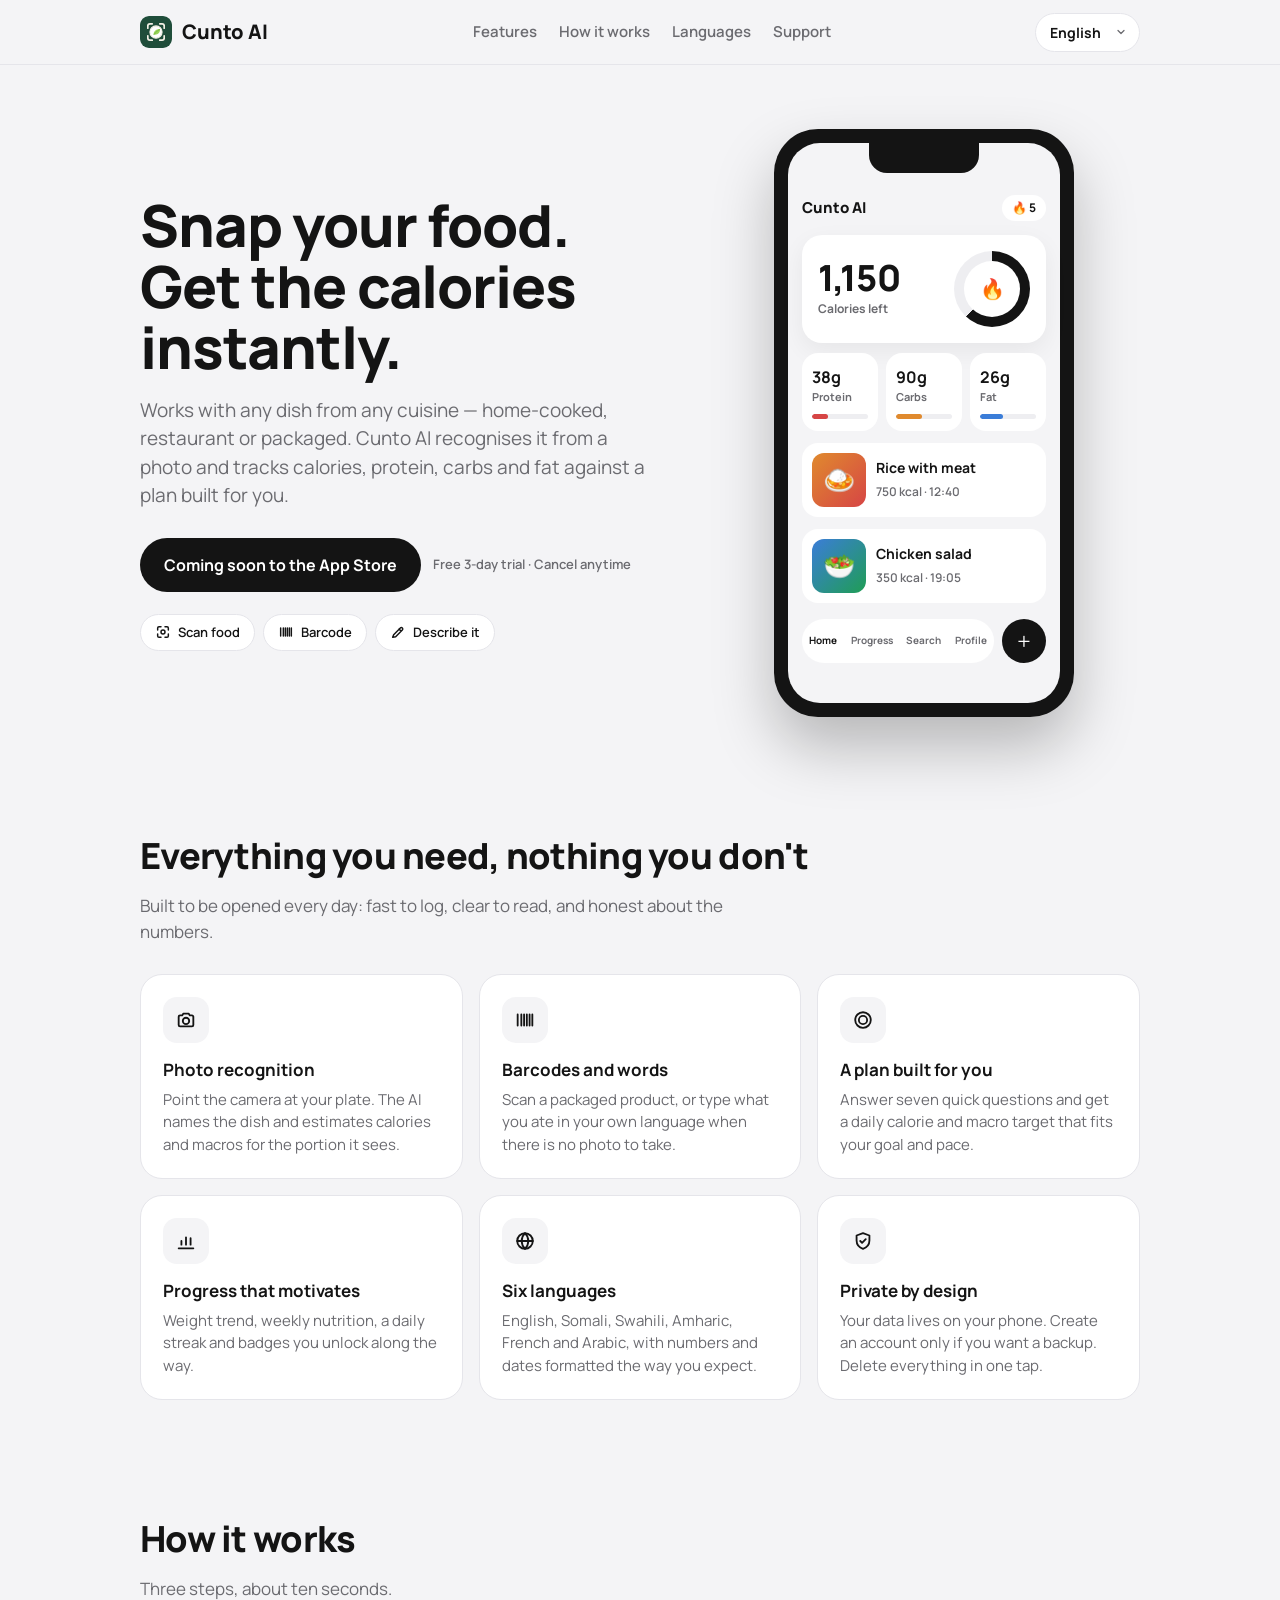
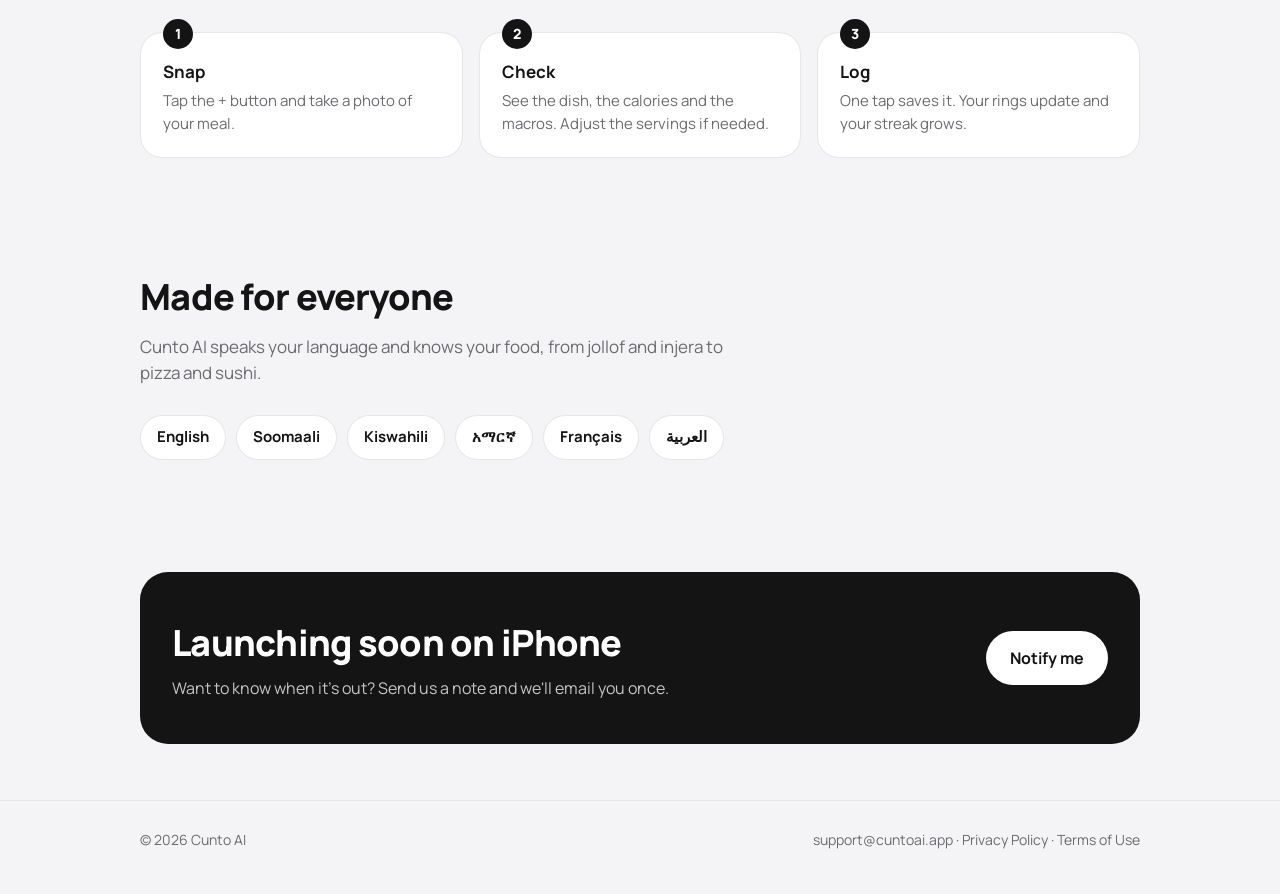
<file: index.html>
<!doctype html>
<html lang="en">
<head>
<meta charset="utf-8">
<meta name="viewport" content="width=device-width, initial-scale=1">
<title>Cunto AI – Snap your food, get the calories</title>
<meta name="description" content="Cunto AI recognises any dish from a photo, a barcode or a few words, and tracks calories, protein, carbs and fat against a plan built for you. In English, Somali, Swahili, Amharic, French and Arabic.">
<meta property="og:title" content="Cunto AI – Snap your food, get the calories">
<meta property="og:description" content="Photo calorie tracking for any dish from any cuisine. Six languages.">
<meta property="og:url" content="https://cuntoai.app/">
<meta name="theme-color" content="#1F4D3A">
<link rel="icon" href="favicon.svg" type="image/svg+xml">
<link rel="preconnect" href="https://fonts.googleapis.com"><link rel="preconnect" href="https://fonts.gstatic.com" crossorigin>
<link href="https://fonts.googleapis.com/css2?family=Manrope:wght@500;600;700;800&display=swap" rel="stylesheet">
<link rel="stylesheet" href="site.css">
</head>
<body>
<header><div class="wrap nav">
  <a class="brand" href="/"><img src="favicon.svg" alt=""> Cunto AI</a>
  <nav class="navlinks"><a href="#features" data-i="navFeatures">Features</a><a href="#how" data-i="navHow">How it works</a><a href="#languages" data-i="navLang">Languages</a><a href="mailto:support@cuntoai.app" data-i="navSupport">Support</a></nav>
  <select class="lang" id="lang" aria-label="Language">
    <option value="en">English</option><option value="so">Somali</option><option value="sw">Swahili</option><option value="am">Amharic</option><option value="fr">French</option><option value="ar">Arabic</option>
  </select>
</div></header>

<main class="wrap">
  <section class="hero">
    <div>
      <h1 data-i="headline">Snap your food. Get the calories instantly.</h1>
      <p class="lead" data-i="sub">Works with any dish from any cuisine — home-cooked, restaurant or packaged. Cunto AI recognises it from a photo and tracks calories, protein, carbs and fat against a plan built for you.</p>
      <div class="cta">
        <a class="btn" href="#notify" data-i="cta">Coming soon to the App Store</a>
        <span class="soon" data-i="trust">Free 3-day trial · Cancel anytime</span>
      </div>
      <div class="ways">
        <span class="way"><svg viewBox="0 0 24 24" fill="none" stroke="currentColor" stroke-width="2.2" stroke-linecap="round" stroke-linejoin="round"><path d="M4 9V6a2 2 0 012-2h3M15 4h3a2 2 0 012 2v3M20 15v3a2 2 0 01-2 2h-3M9 20H6a2 2 0 01-2-2v-3"/><circle cx="12" cy="12" r="3"/></svg><span data-i="wayScan">Scan food</span></span>
        <span class="way"><svg viewBox="0 0 24 24" fill="none" stroke="currentColor" stroke-width="2.2" stroke-linecap="round"><path d="M4 6v12M8 6v12M11 6v12M14 6v12M17 6v12M20 6v12"/></svg><span data-i="wayBarcode">Barcode</span></span>
        <span class="way"><svg viewBox="0 0 24 24" fill="none" stroke="currentColor" stroke-width="2.2" stroke-linecap="round" stroke-linejoin="round"><path d="M4 20l4.5-1 10-10a2.1 2.1 0 00-3-3l-10 10L4 20zM13.5 7.5l3 3"/></svg><span data-i="wayDescribe">Describe it</span></span>
      </div>
    </div>
    <div class="phone" aria-hidden="true"><div class="screen">
      <div class="s-top"><span>Cunto AI</span><span class="streak">🔥 5</span></div>
      <div class="s-card"><div><div class="s-num">1,150</div><div class="s-lab" data-i="mockLeft">Calories left</div></div><div class="ring"><i>🔥</i></div></div>
      <div class="s-macros">
        <div class="s-macro"><b>38g</b><span data-i="mockProtein">Protein</span><div class="bar"><span style="width:28%;background:#D64545"></span></div></div>
        <div class="s-macro"><b>90g</b><span data-i="mockCarbs">Carbs</span><div class="bar"><span style="width:47%;background:#E08A2E"></span></div></div>
        <div class="s-macro"><b>26g</b><span data-i="mockFat">Fat</span><div class="bar"><span style="width:41%;background:#3B7DD8"></span></div></div>
      </div>
      <div class="s-meal"><div class="pic">🍛</div><div><b data-i="mockMeal">Rice with meat</b><small>750 kcal · 12:40</small></div></div>
      <div class="s-meal"><div class="pic" style="background:linear-gradient(135deg,#3B7DD8,#1F9D55)">🥗</div><div><b data-i="mockMeal2">Chicken salad</b><small>350 kcal · 19:05</small></div></div>
      <div class="s-tab"><div class="pill"><span data-i="mockHome">Home</span><span data-i="mockProgress">Progress</span><span data-i="mockSearch">Search</span><span data-i="mockProfile">Profile</span></div><div class="fab">+</div></div>
    </div></div>
  </section>

  <section id="features">
    <h2 data-i="fTitle">Everything you need, nothing you don't</h2>
    <p class="sub" data-i="fSub">Built to be opened every day: fast to log, clear to read, and honest about the numbers.</p>
    <div class="grid">
      <div class="card"><div class="ic"><svg viewBox="0 0 24 24" fill="none" stroke="currentColor" stroke-width="2" stroke-linecap="round" stroke-linejoin="round"><path d="M4 8.5A1.5 1.5 0 015.5 7h2.3l1.4-2h5.6l1.4 2h2.3A1.5 1.5 0 0120 8.5v9a1.5 1.5 0 01-1.5 1.5h-13A1.5 1.5 0 014 17.5z"/><circle cx="12" cy="13" r="3.5"/></svg></div><h3 data-i="f1">Photo recognition</h3><p data-i="f1b">Point the camera at your plate. The AI names the dish and estimates calories and macros for the portion it sees.</p></div>
      <div class="card"><div class="ic"><svg viewBox="0 0 24 24" fill="none" stroke="currentColor" stroke-width="2" stroke-linecap="round"><path d="M4 6v12M8 6v12M11 6v12M14 6v12M17 6v12M20 6v12"/></svg></div><h3 data-i="f2">Barcodes and words</h3><p data-i="f2b">Scan a packaged product, or type what you ate in your own language when there is no photo to take.</p></div>
      <div class="card"><div class="ic"><svg viewBox="0 0 24 24" fill="none" stroke="currentColor" stroke-width="2" stroke-linecap="round" stroke-linejoin="round"><circle cx="12" cy="12" r="8.5"/><circle cx="12" cy="12" r="4.5"/></svg></div><h3 data-i="f3">A plan built for you</h3><p data-i="f3b">Answer seven quick questions and get a daily calorie and macro target that fits your goal and pace.</p></div>
      <div class="card"><div class="ic"><svg viewBox="0 0 24 24" fill="none" stroke="currentColor" stroke-width="2" stroke-linecap="round" stroke-linejoin="round"><path d="M4 20h16M7 16v-4M12 16V8M17 16v-7"/></svg></div><h3 data-i="f4">Progress that motivates</h3><p data-i="f4b">Weight trend, weekly nutrition, a daily streak and badges you unlock along the way.</p></div>
      <div class="card"><div class="ic"><svg viewBox="0 0 24 24" fill="none" stroke="currentColor" stroke-width="2" stroke-linecap="round" stroke-linejoin="round"><circle cx="12" cy="12" r="8.5"/><path d="M3.5 12h17M12 3.5c2.6 2.6 3.6 5.4 3.6 8.5S14.6 17.9 12 20.5M12 3.5C9.4 6.1 8.4 8.9 8.4 12s1 5.9 3.6 8.5"/></svg></div><h3 data-i="f5">Six languages</h3><p data-i="f5b">English, Somali, Swahili, Amharic, French and Arabic, with numbers and dates formatted the way you expect.</p></div>
      <div class="card"><div class="ic"><svg viewBox="0 0 24 24" fill="none" stroke="currentColor" stroke-width="2" stroke-linecap="round" stroke-linejoin="round"><path d="M12 3.5l7 2.5v5.5c0 4.3-2.9 7.6-7 9-4.1-1.4-7-4.7-7-9V6l7-2.5zM9 12l2 2 4-4"/></svg></div><h3 data-i="f6">Private by design</h3><p data-i="f6b">Your data lives on your phone. Create an account only if you want a backup. Delete everything in one tap.</p></div>
    </div>
  </section>

  <section id="how">
    <h2 data-i="hTitle">How it works</h2>
    <p class="sub" data-i="hSub">Three steps, about ten seconds.</p>
    <div class="grid steps">
      <div class="card"><h3 data-i="h1">Snap</h3><p data-i="h1b">Tap the + button and take a photo of your meal.</p></div>
      <div class="card"><h3 data-i="h2">Check</h3><p data-i="h2b">See the dish, the calories and the macros. Adjust the servings if needed.</p></div>
      <div class="card"><h3 data-i="h3">Log</h3><p data-i="h3b">One tap saves it. Your rings update and your streak grows.</p></div>
    </div>
  </section>

  <section id="languages">
    <h2 data-i="lTitle">Made for everyone</h2>
    <p class="sub" data-i="lSub">Cunto AI speaks your language and knows your food, from jollof and injera to pizza and sushi.</p>
    <div class="langs"><span>English</span><span>Soomaali</span><span>Kiswahili</span><span>አማርኛ</span><span>Français</span><span>العربية</span></div>
  </section>

  <section id="notify">
    <div class="band">
      <div><h2 data-i="bTitle">Launching soon on iPhone</h2><p data-i="bSub">Want to know when it's out? Send us a note and we'll email you once.</p></div>
      <a class="btn" href="mailto:support@cuntoai.app?subject=Tell%20me%20when%20Cunto%20AI%20launches" data-i="bCta">Notify me</a>
    </div>
  </section>
</main>

<footer><div class="wrap">
  <span>© <span id="year"></span> Cunto AI</span>
  <span><a href="mailto:support@cuntoai.app">support@cuntoai.app</a> · <a href="privacy.html" data-i="privacy">Privacy Policy</a> · <a href="terms.html" data-i="terms">Terms of Use</a></span>
</div></footer>

<script>
document.getElementById('year').textContent = new Date().getFullYear();
const T = {
  en: {},
  so: { navFeatures:'Waxyaabaha', navHow:'Sida uu u shaqeeyo', navLang:'Luqadaha', navSupport:'Taageero', headline:'Sawir cuntadaada. Kaloorida isla markiiba hel.', sub:'Wuxuu ku shaqeeyaa cunto kasta oo dhaqan kasta ah — guriga lagu kariyay, makhaayad ama la baakadeeyay. Cunto AI sawir ayuu ku aqoonsadaa, wuxuuna la socdaa kaloorida, borotiinka, karbada iyo dufanka iyadoo loo eegayo qorshe adiga laguu sameeyay.', cta:'Dhowaan App Store-ka', trust:'3 maalmood oo bilaash ah · Jooji waqti kasta', wayScan:'Sawir cuntada', wayBarcode:'Baarkoodh', wayDescribe:'Qor waxaad cuntay', mockLeft:'Kaloori haray', mockProtein:'Borotiin', mockCarbs:'Karbo', mockFat:'Dufan', mockMeal:'Bariis iyo hilib', mockMeal2:'Saladh digaag', mockHome:'Hoyga', mockProgress:'Horumar', mockSearch:'Raadi', mockProfile:'Aniga', fTitle:'Wax kasta oo aad u baahan tahay, waxba kuma darna', fSub:'Waxaa loo dhisay in maalin kasta la furo: qorid dhakhso ah, akhris cad, iyo tirooyin daacad ah.', f1:'Aqoonsi sawir', f1b:'Kamarada saxankaaga ku jeedi. AI-gu wuxuu magacaabaa cuntada, wuxuuna qiyaasaa kaloorida iyo nafaqada qaddarka uu arko.', f2:'Baarkoodh iyo qoraal', f2b:'Sawir alaab baakad ah, ama luqaddaada ku qor waxaad cuntay marka aan sawir la qaadi karin.', f3:'Qorshe adiga laguu sameeyay', f3b:'Ka jawaab toddoba su’aalood oo dhakhso ah, oo hel hadaf kaloori iyo nafaqo maalinle ah oo ku habboon hadafkaaga.', f4:'Horumar ku dhiirrigeliya', f4b:'Isbeddelka miisaanka, nafaqada toddobaadlaha ah, maalmo isku xiga iyo calaamado aad hesho.', f5:'Lix luqadood', f5b:'Ingiriis, Soomaali, Sawaaxili, Amxaari, Faransiis iyo Carabi, tirooyinka iyo taariikhaha sidaad u filayso.', f6:'Asturnaan asal ah', f6b:'Xogtaadu taleefankaaga ayay ku jirtaa. Akoon samee oo keliya haddii aad rabto kayd. Hal riix ku tirtir wax walba.', hTitle:'Sida uu u shaqeeyo', hSub:'Saddex tallaabo, qiyaastii toban ilbiriqsi.', h1:'Sawir', h1b:'Riix badhanka + oo sawir cuntadaada.', h2:'Hubi', h2b:'Arag cuntada, kaloorida iyo nafaqada. Qaddarka beddel haddii loo baahdo.', h3:'Qor', h3b:'Hal riix ayaa kaydisa. Giraangirahaagu way cusboonaadaan, maalmahaaguna way kordhaan.', lTitle:'Qof walba loo sameeyay', lSub:'Cunto AI luqaddaada ayuu ku hadlaa, cuntadaadana wuu yaqaan, laga bilaabo jollof iyo canjeero ilaa pizza iyo sushi.', bTitle:'Dhowaan iPhone-ka', bSub:'Ma rabtaa in lagu ogeysiiyo marka la sii daayo? Noo soo dir fariin, hal mar ayaan kuu soo iimayl dirnaa.', bCta:'I ogeysii', privacy:'Siyaasadda Asturnaanta', terms:'Shuruudaha Isticmaalka' },
  sw: { navFeatures:'Vipengele', navHow:'Jinsi inavyofanya kazi', navLang:'Lugha', navSupport:'Usaidizi', headline:'Piga picha ya chakula chako. Pata kalori papo hapo.', sub:'Inafanya kazi na chakula chochote cha aina yoyote — cha nyumbani, mgahawani au kilichofungashwa. Cunto AI inakitambua kutoka kwa picha na kufuatilia kalori, protini, wanga na mafuta kulingana na mpango uliotengenezwa kwa ajili yako.', cta:'Inakuja hivi karibuni App Store', trust:'Jaribio la bure la siku 3 · Ghairi wakati wowote', wayScan:'Skani chakula', wayBarcode:'Msimbopau', wayDescribe:'Eleza', mockLeft:'Kalori zilizobaki', mockProtein:'Protini', mockCarbs:'Wanga', mockFat:'Mafuta', mockMeal:'Wali na nyama', mockMeal2:'Saladi ya kuku', mockHome:'Nyumbani', mockProgress:'Maendeleo', mockSearch:'Tafuta', mockProfile:'Wasifu', fTitle:'Kila unachohitaji, bila ziada', fSub:'Imeundwa kufunguliwa kila siku: haraka kurekodi, rahisi kusoma, na nambari za kuaminika.', f1:'Utambuzi wa picha', f1b:'Elekeza kamera kwenye sahani yako. AI inataja chakula na kukadiria kalori na virutubisho kwa kiasi inachokiona.', f2:'Misimbopau na maneno', f2b:'Skani bidhaa iliyofungashwa, au andika ulichokula kwa lugha yako wakati hakuna picha ya kupiga.', f3:'Mpango uliotengenezwa kwa ajili yako', f3b:'Jibu maswali saba mafupi upate lengo la kila siku la kalori na virutubisho linalolingana na lengo lako.', f4:'Maendeleo yanayohamasisha', f4b:'Mwenendo wa uzito, lishe ya kila wiki, mfululizo wa siku na beji unazofungua njiani.', f5:'Lugha sita', f5b:'Kiingereza, Kisomali, Kiswahili, Kiamhari, Kifaransa na Kiarabu, na nambari na tarehe zilizoandikwa jinsi unavyotarajia.', f6:'Faragha kwa muundo', f6b:'Data yako inakaa kwenye simu yako. Fungua akaunti tu ukitaka nakala rudufu. Futa kila kitu kwa mguso mmoja.', hTitle:'Jinsi inavyofanya kazi', hSub:'Hatua tatu, kama sekunde kumi.', h1:'Piga picha', h1b:'Gusa kitufe cha + na upige picha ya mlo wako.', h2:'Hakiki', h2b:'Ona chakula, kalori na virutubisho. Rekebisha kiasi ikihitajika.', h3:'Rekodi', h3b:'Mguso mmoja unahifadhi. Pete zako zinasasishwa na mfululizo wako unakua.', lTitle:'Imeundwa kwa kila mtu', lSub:'Cunto AI inazungumza lugha yako na inajua chakula chako, kuanzia jollof na injera hadi pizza na sushi.', bTitle:'Inazinduliwa hivi karibuni kwenye iPhone', bSub:'Unataka kujua itakapotoka? Tutumie ujumbe na tutakutumia barua pepe mara moja.', bCta:'Nijulishe', privacy:'Sera ya Faragha', terms:'Masharti ya Matumizi' },
  am: { navFeatures:'ባህሪያት', navHow:'እንዴት እንደሚሠራ', navLang:'ቋንቋዎች', navSupport:'ድጋፍ', headline:'ምግብዎን ፎቶ ያንሱ። ካሎሪውን ወዲያው ያግኙ።', sub:'ከማንኛውም ምግብና ከማንኛውም ባህል ጋር ይሠራል — የቤት፣ የሬስቶራንት ወይም የታሸገ። Cunto AI ከፎቶ ይለየዋል እና ካሎሪ፣ ፕሮቲን፣ ካርቦሃይድሬትና ስብን ለእርስዎ በተዘጋጀ እቅድ መሠረት ይከታተላል።', cta:'በቅርቡ በ App Store', trust:'የ3 ቀን ነፃ ሙከራ · በማንኛውም ጊዜ ይሰርዙ', wayScan:'ምግብ ይቃኙ', wayBarcode:'ባርኮድ', wayDescribe:'ይግለጹ', mockLeft:'የቀረ ካሎሪ', mockProtein:'ፕሮቲን', mockCarbs:'ካርቦሃይድሬት', mockFat:'ስብ', mockMeal:'ሩዝ ከስጋ ጋር', mockMeal2:'የዶሮ ሰላጣ', mockHome:'መነሻ', mockProgress:'ሂደት', mockSearch:'ፍለጋ', mockProfile:'መገለጫ', fTitle:'የሚያስፈልግዎ ሁሉ፣ ያልተጨመረ ምንም', fSub:'በየቀኑ እንዲከፈት የተሠራ፦ ፈጣን መመዝገብ፣ ግልጽ ንባብ፣ ታማኝ ቁጥሮች።', f1:'የፎቶ ልየታ', f1b:'ካሜራውን ወደ ሳህንዎ ያዙሩ። AI ምግቡን ይሰይማል እና ለሚያየው መጠን ካሎሪና ንጥረ ነገሮችን ይገምታል።', f2:'ባርኮዶችና ቃላት', f2b:'የታሸገ ምርት ይቃኙ፣ ወይም ፎቶ ማንሳት ሳይቻል የበሉትን በቋንቋዎ ይጻፉ።', f3:'ለእርስዎ የተዘጋጀ እቅድ', f3b:'ሰባት ፈጣን ጥያቄዎችን ይመልሱ እና ከግብዎ ጋር የሚስማማ የዕለት ካሎሪና ንጥረ ነገር ግብ ያግኙ።', f4:'የሚያነሳሳ ሂደት', f4b:'የክብደት አዝማሚያ፣ ሳምንታዊ አመጋገብ፣ ተከታታይ ቀናት እና በመንገድ ላይ የሚከፍቷቸው ባጆች።', f5:'ስድስት ቋንቋዎች', f5b:'እንግሊዝኛ፣ ሶማሊኛ፣ ስዋሂሊ፣ አማርኛ፣ ፈረንሳይኛ እና አረብኛ፣ ቁጥሮችና ቀናት እንደሚጠብቁት ተቀርጸው።', f6:'በንድፍ የተጠበቀ ግላዊነት', f6b:'ውሂብዎ በስልክዎ ላይ ይኖራል። ምትኬ ከፈለጉ ብቻ አካውንት ይክፈቱ። ሁሉንም በአንድ ንክኪ ይሰርዙ።', hTitle:'እንዴት እንደሚሠራ', hSub:'ሶስት ደረጃዎች፣ ወደ አስር ሰከንድ።', h1:'ፎቶ ያንሱ', h1b:'የ + ቁልፉን ይንኩ እና የምግብዎን ፎቶ ያንሱ።', h2:'ያረጋግጡ', h2b:'ምግቡን፣ ካሎሪውን እና ንጥረ ነገሮቹን ይመልከቱ። ከፈለጉ መጠኑን ያስተካክሉ።', h3:'ይመዝግቡ', h3b:'አንድ ንክኪ ያስቀምጣል። ቀለበቶችዎ ይዘመናሉ እና ተከታታይ ቀናትዎ ያድጋሉ።', lTitle:'ለሁሉም የተሠራ', lSub:'Cunto AI ቋንቋዎን ይናገራል እና ምግብዎን ያውቃል፣ ከጆሎፍ እና እንጀራ እስከ ፒዛ እና ሱሺ።', bTitle:'በቅርቡ በ iPhone ላይ', bSub:'ሲወጣ ማወቅ ይፈልጋሉ? መልዕክት ይላኩልን፣ አንድ ጊዜ ኢሜይል እንልክልዎታለን።', bCta:'አሳውቁኝ', privacy:'የግላዊነት መመሪያ', terms:'የአጠቃቀም ውሎች' },
  fr: { navFeatures:'Fonctionnalités', navHow:'Comment ça marche', navLang:'Langues', navSupport:'Assistance', headline:'Photographie ton repas. Obtiens les calories instantanément.', sub:'Fonctionne avec n’importe quel plat, de n’importe quelle cuisine — fait maison, au restaurant ou emballé. Cunto AI le reconnaît sur une photo et suit calories, protéines, glucides et lipides selon un plan conçu pour toi.', cta:'Bientôt sur l’App Store', trust:'3 jours d’essai gratuit · Annulable à tout moment', wayScan:'Scanner un plat', wayBarcode:'Code-barres', wayDescribe:'Décrire', mockLeft:'Calories restantes', mockProtein:'Protéines', mockCarbs:'Glucides', mockFat:'Lipides', mockMeal:'Riz à la viande', mockMeal2:'Salade de poulet', mockHome:'Accueil', mockProgress:'Progrès', mockSearch:'Recherche', mockProfile:'Profil', fTitle:'Tout ce qu’il te faut, rien de plus', fSub:'Conçu pour être ouvert chaque jour : rapide à remplir, clair à lire, honnête sur les chiffres.', f1:'Reconnaissance photo', f1b:'Vise ton assiette. L’IA nomme le plat et estime calories et macros pour la portion visible.', f2:'Codes-barres et mots', f2b:'Scanne un produit emballé, ou écris ce que tu as mangé dans ta langue quand il n’y a pas de photo à prendre.', f3:'Un plan conçu pour toi', f3b:'Réponds à sept questions rapides et obtiens un objectif quotidien de calories et de macros adapté à ton but.', f4:'Des progrès qui motivent', f4b:'Courbe de poids, nutrition hebdomadaire, série quotidienne et badges à débloquer en chemin.', f5:'Six langues', f5b:'Anglais, somali, swahili, amharique, français et arabe, avec nombres et dates au bon format.', f6:'Privé par conception', f6b:'Tes données restent sur ton téléphone. Crée un compte seulement pour une sauvegarde. Supprime tout en un geste.', hTitle:'Comment ça marche', hSub:'Trois étapes, une dizaine de secondes.', h1:'Photographie', h1b:'Appuie sur + et prends ton repas en photo.', h2:'Vérifie', h2b:'Regarde le plat, les calories et les macros. Ajuste les portions si besoin.', h3:'Enregistre', h3b:'Un geste et c’est sauvegardé. Tes anneaux se mettent à jour et ta série grandit.', lTitle:'Fait pour tout le monde', lSub:'Cunto AI parle ta langue et connaît ta cuisine, du jollof et de l’injera à la pizza et aux sushis.', bTitle:'Bientôt sur iPhone', bSub:'Tu veux savoir quand il sort ? Envoie-nous un mot et on t’écrit une fois.', bCta:'Prévenez-moi', privacy:'Politique de confidentialité', terms:'Conditions d’utilisation' },
  ar: { navFeatures:'المزايا', navHow:'كيف يعمل', navLang:'اللغات', navSupport:'الدعم', headline:'صوّر طعامك واعرف سعراته فورًا.', sub:'يعمل مع أي طبق من أي مطبخ — منزلي أو من المطعم أو معلّب. يتعرف Cunto AI عليه من صورة ويتابع السعرات والبروتين والكربوهيدرات والدهون وفق خطة مصممة لك.', cta:'قريبًا على App Store', trust:'تجربة مجانية لمدة 3 أيام · ألغِ في أي وقت', wayScan:'صوّر الطبق', wayBarcode:'الباركود', wayDescribe:'صفه بكلمات', mockLeft:'السعرات المتبقية', mockProtein:'بروتين', mockCarbs:'كربوهيدرات', mockFat:'دهون', mockMeal:'أرز باللحم', mockMeal2:'سلطة دجاج', mockHome:'الرئيسية', mockProgress:'التقدم', mockSearch:'بحث', mockProfile:'حسابي', fTitle:'كل ما تحتاجه، ولا شيء زائد', fSub:'صُمم ليُفتح كل يوم: تسجيل سريع، قراءة واضحة، وأرقام صادقة.', f1:'التعرف من الصورة', f1b:'وجّه الكاميرا إلى طبقك. يسمّي الذكاء الاصطناعي الطبق ويقدّر السعرات والعناصر للكمية التي يراها.', f2:'باركود وكلمات', f2b:'امسح منتجًا معلّبًا، أو اكتب ما أكلته بلغتك عندما لا توجد صورة.', f3:'خطة مصممة لك', f3b:'أجب عن سبعة أسئلة سريعة واحصل على هدف يومي للسعرات والعناصر يناسب غايتك.', f4:'تقدم يحفّزك', f4b:'منحنى الوزن، التغذية الأسبوعية، سلسلة يومية وشارات تكسبها في الطريق.', f5:'ست لغات', f5b:'الإنجليزية والصومالية والسواحلية والأمهرية والفرنسية والعربية، بأرقام وتواريخ بالشكل الذي تتوقعه.', f6:'خصوصية من الأساس', f6b:'بياناتك على هاتفك. أنشئ حسابًا فقط إن أردت نسخة احتياطية. احذف كل شيء بضغطة واحدة.', hTitle:'كيف يعمل', hSub:'ثلاث خطوات، نحو عشر ثوانٍ.', h1:'صوّر', h1b:'اضغط زر + والتقط صورة لوجبتك.', h2:'تحقق', h2b:'شاهد الطبق والسعرات والعناصر. عدّل الكمية إن لزم.', h3:'سجّل', h3b:'ضغطة واحدة تحفظها. تتحدث حلقاتك وتنمو سلسلتك.', lTitle:'للجميع', lSub:'يتحدث Cunto AI لغتك ويعرف طعامك، من الجولوف والإنجيرا إلى البيتزا والسوشي.', bTitle:'قريبًا على iPhone', bSub:'تريد أن تعرف موعد الإطلاق؟ أرسل لنا رسالة وسنراسلك مرة واحدة.', bCta:'أعلمني', privacy:'سياسة الخصوصية', terms:'شروط الاستخدام' },
};
const defaults = {};
document.querySelectorAll('[data-i]').forEach((el) => { defaults[el.dataset.i] = el.textContent; });
function apply(code) {
  const d = T[code] || {};
  document.querySelectorAll('[data-i]').forEach((el) => { el.textContent = d[el.dataset.i] ?? defaults[el.dataset.i]; });
  document.documentElement.lang = code;
  document.documentElement.dir = code === 'ar' ? 'rtl' : 'ltr';
  try { localStorage.setItem('lang', code); } catch {}
}
const sel = document.getElementById('lang');
let start = 'en';
try { start = localStorage.getItem('lang') || (navigator.language || 'en').slice(0, 2); } catch {}
if (!T[start]) start = 'en';
sel.value = start; apply(start);
sel.addEventListener('change', () => apply(sel.value));
</script>
</body>
</html>
</file>
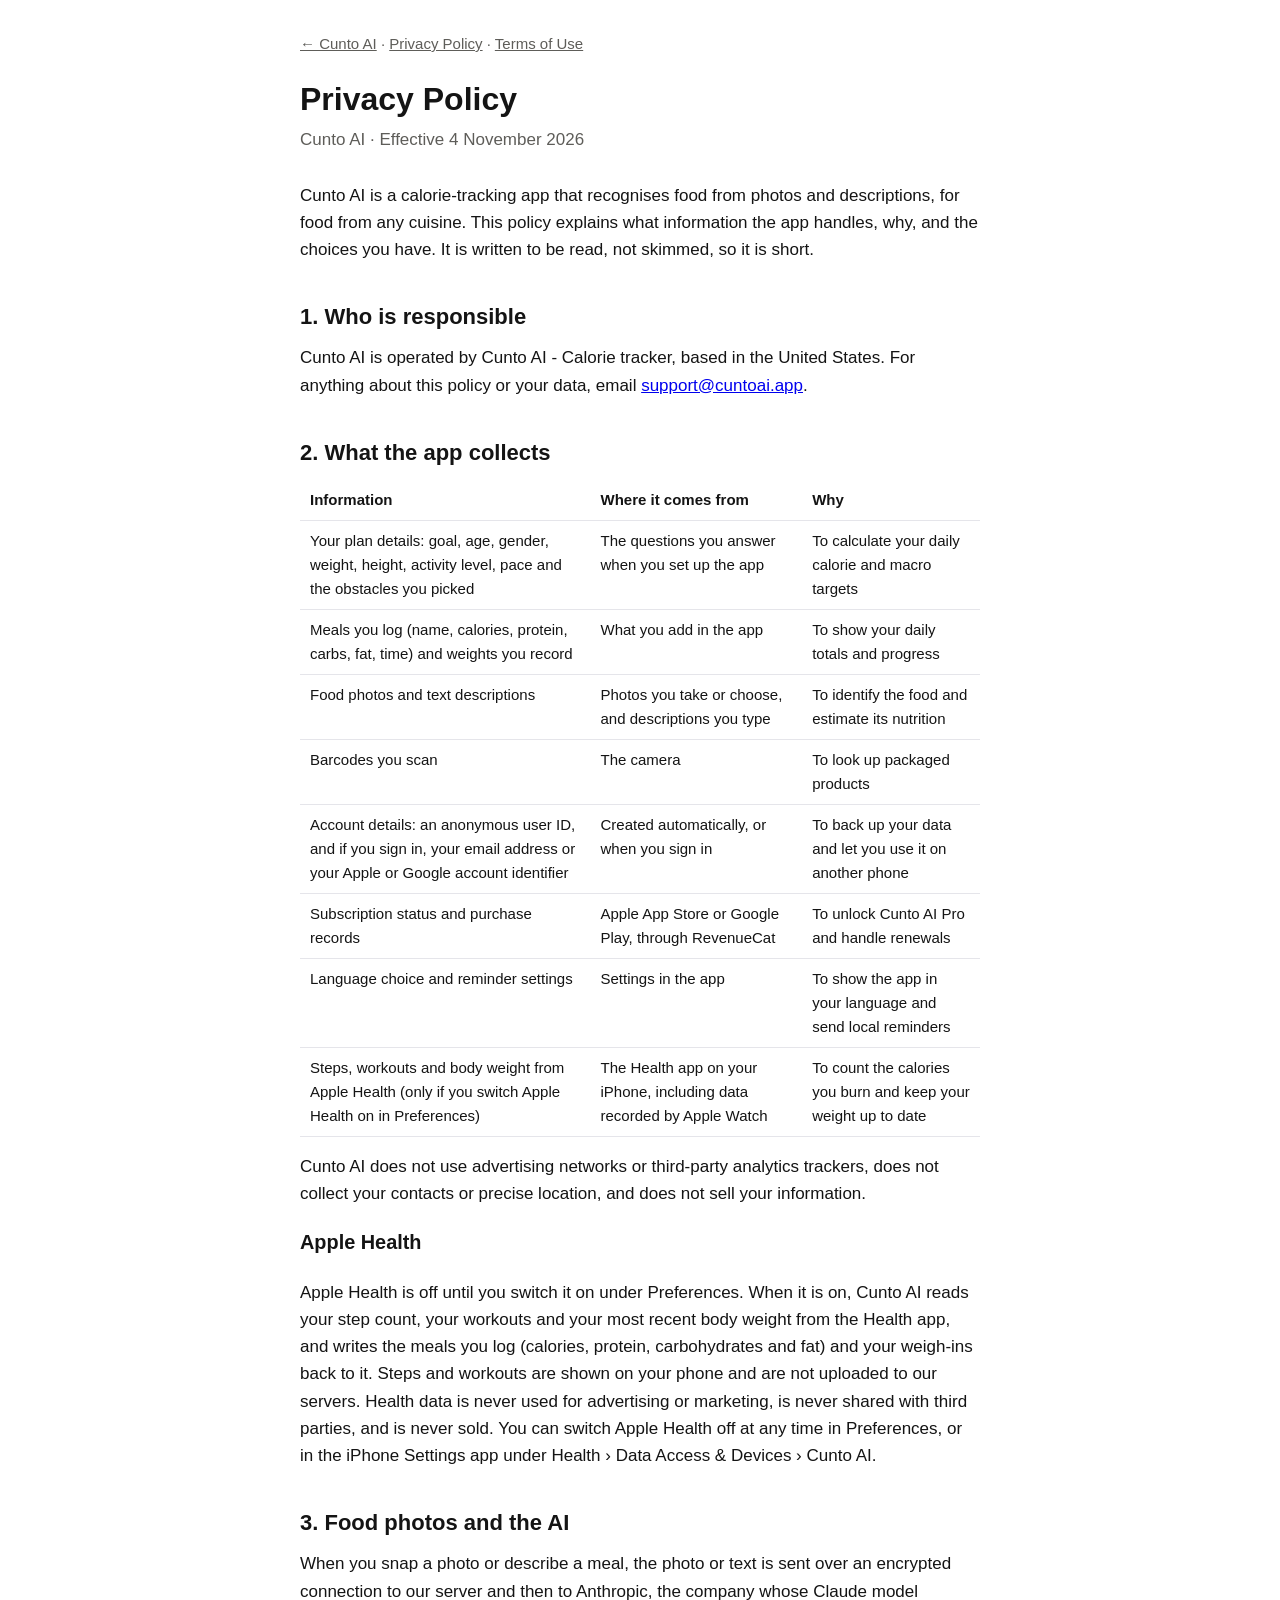
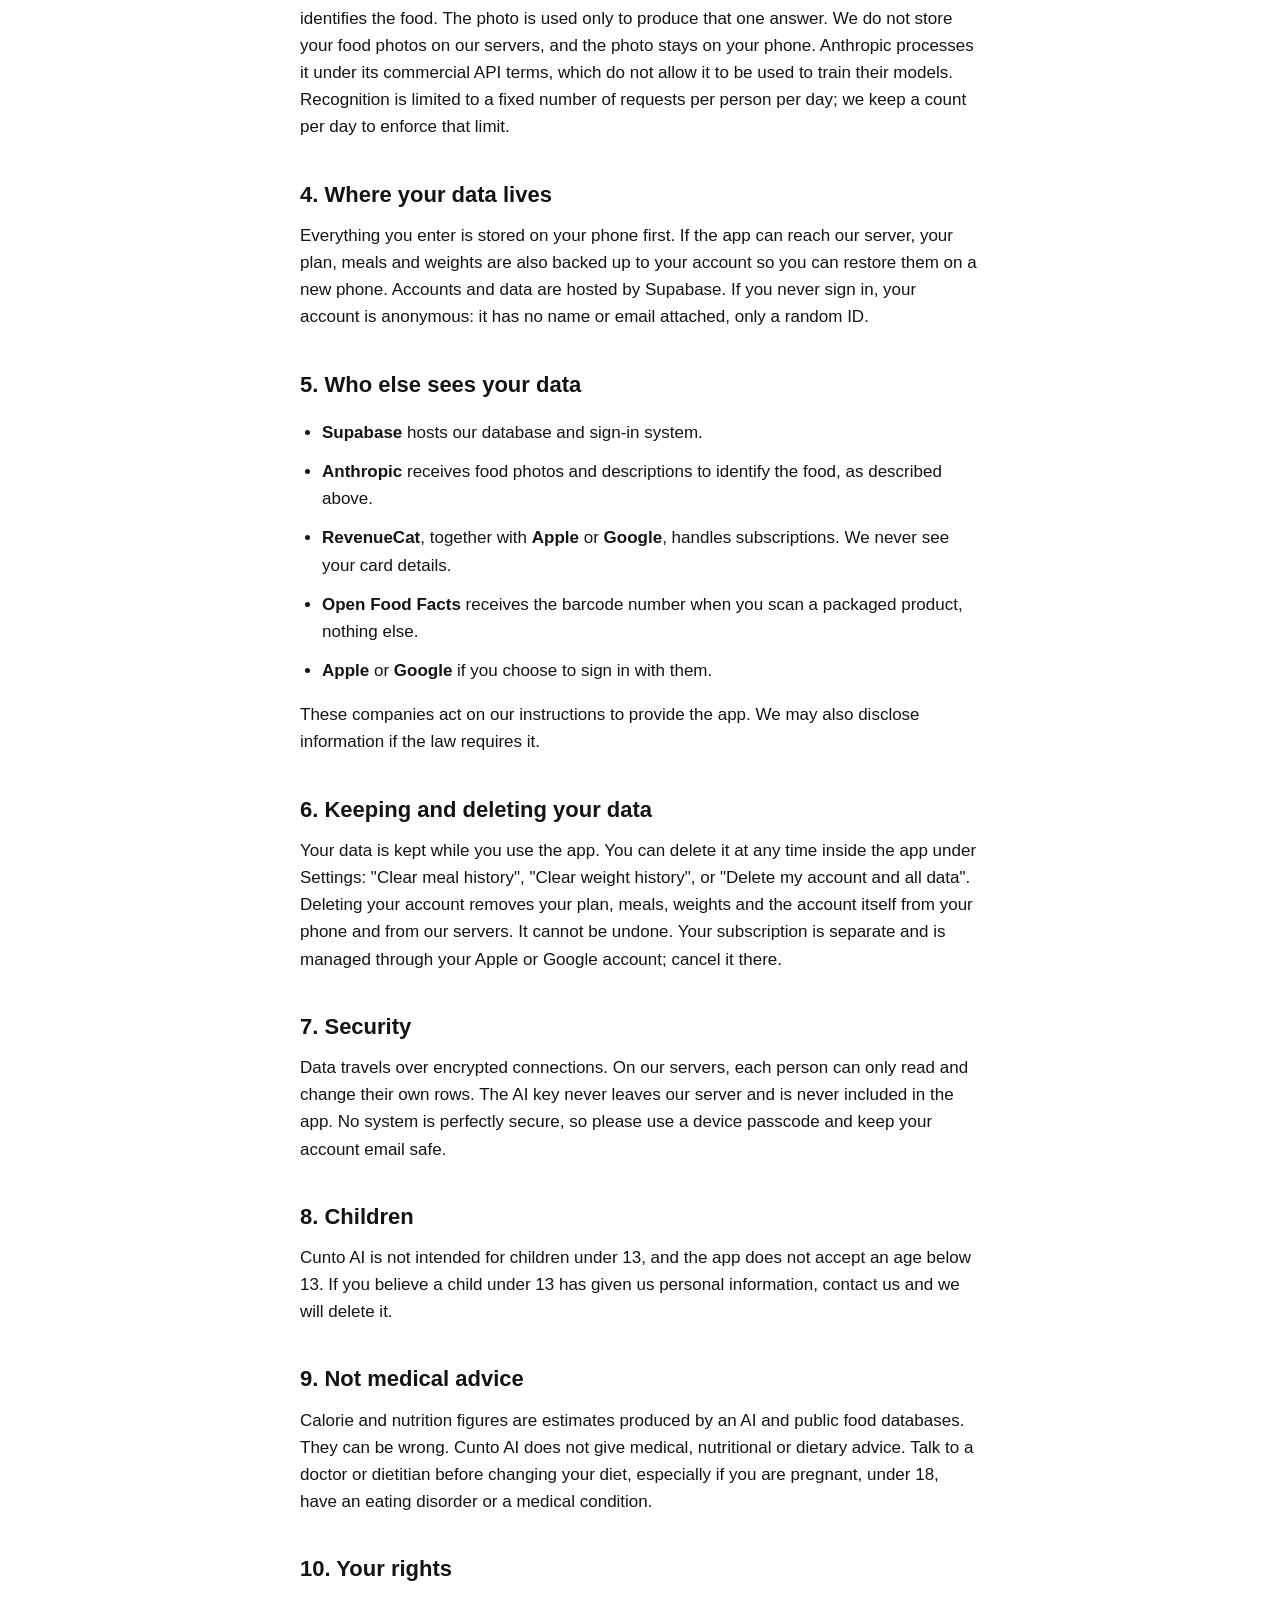
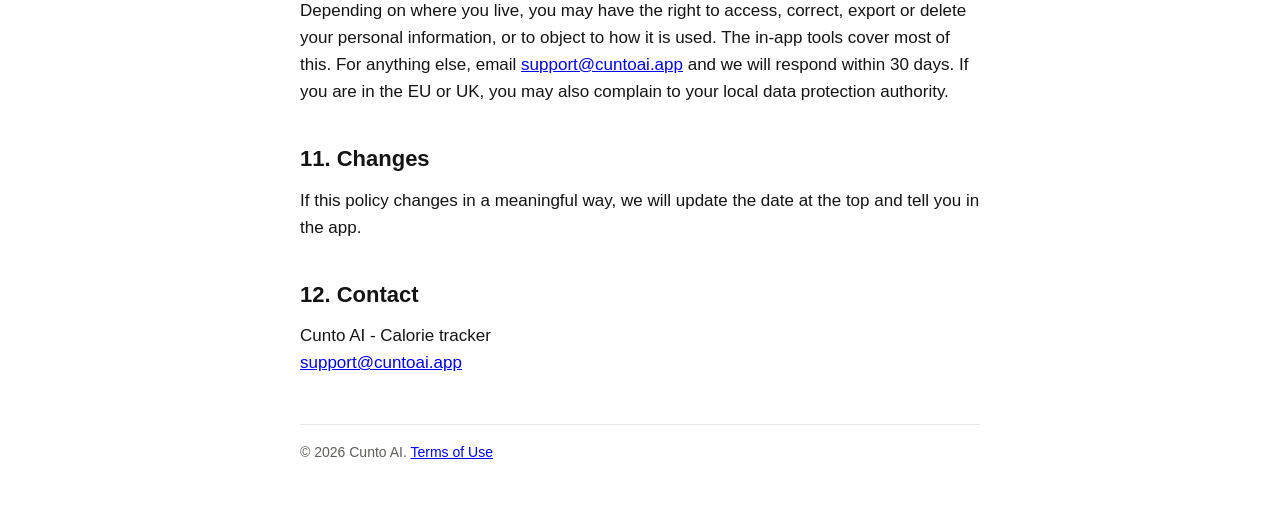
<file: privacy.html>
<!doctype html>
<html lang="en">
<head>
<meta charset="utf-8">
<meta name="viewport" content="width=device-width, initial-scale=1">
<title>Cunto AI – Privacy Policy</title>
<link rel="icon" href="favicon.svg" type="image/svg+xml"><link rel="stylesheet" href="style.css">
</head>
<body>
<main>
<nav><a href="/">← Cunto AI</a> · <a href="privacy.html">Privacy Policy</a> · <a href="terms.html">Terms of Use</a></nav>
<h1>Privacy Policy</h1>
<p class="meta">Cunto AI · Effective 4 November 2026</p>

<p>Cunto AI is a calorie-tracking app that recognises food from photos and descriptions, for food from any cuisine. This policy explains what information the app handles, why, and the choices you have. It is written to be read, not skimmed, so it is short.</p>

<h2>1. Who is responsible</h2>
<p>Cunto AI is operated by Cunto AI - Calorie tracker, based in the United States. For anything about this policy or your data, email <a href="mailto:support@cuntoai.app">support@cuntoai.app</a>.</p>

<h2>2. What the app collects</h2>
<table>
<tr><th>Information</th><th>Where it comes from</th><th>Why</th></tr>
<tr><td>Your plan details: goal, age, gender, weight, height, activity level, pace and the obstacles you picked</td><td>The questions you answer when you set up the app</td><td>To calculate your daily calorie and macro targets</td></tr>
<tr><td>Meals you log (name, calories, protein, carbs, fat, time) and weights you record</td><td>What you add in the app</td><td>To show your daily totals and progress</td></tr>
<tr><td>Food photos and text descriptions</td><td>Photos you take or choose, and descriptions you type</td><td>To identify the food and estimate its nutrition</td></tr>
<tr><td>Barcodes you scan</td><td>The camera</td><td>To look up packaged products</td></tr>
<tr><td>Account details: an anonymous user ID, and if you sign in, your email address or your Apple or Google account identifier</td><td>Created automatically, or when you sign in</td><td>To back up your data and let you use it on another phone</td></tr>
<tr><td>Subscription status and purchase records</td><td>Apple App Store or Google Play, through RevenueCat</td><td>To unlock Cunto AI Pro and handle renewals</td></tr>
<tr><td>Language choice and reminder settings</td><td>Settings in the app</td><td>To show the app in your language and send local reminders</td></tr>
<tr><td>Steps, workouts and body weight from Apple Health (only if you switch Apple Health on in Preferences)</td><td>The Health app on your iPhone, including data recorded by Apple Watch</td><td>To count the calories you burn and keep your weight up to date</td></tr>
</table>
<p>Cunto AI does not use advertising networks or third-party analytics trackers, does not collect your contacts or precise location, and does not sell your information.</p>

<h3>Apple Health</h3>
<p>Apple Health is off until you switch it on under Preferences. When it is on, Cunto AI reads your step count, your workouts and your most recent body weight from the Health app, and writes the meals you log (calories, protein, carbohydrates and fat) and your weigh-ins back to it. Steps and workouts are shown on your phone and are not uploaded to our servers. Health data is never used for advertising or marketing, is never shared with third parties, and is never sold. You can switch Apple Health off at any time in Preferences, or in the iPhone Settings app under Health &rsaquo; Data Access &amp; Devices &rsaquo; Cunto AI.</p>

<h2>3. Food photos and the AI</h2>
<p>When you snap a photo or describe a meal, the photo or text is sent over an encrypted connection to our server and then to Anthropic, the company whose Claude model identifies the food. The photo is used only to produce that one answer. We do not store your food photos on our servers, and the photo stays on your phone. Anthropic processes it under its commercial API terms, which do not allow it to be used to train their models. Recognition is limited to a fixed number of requests per person per day; we keep a count per day to enforce that limit.</p>

<h2>4. Where your data lives</h2>
<p>Everything you enter is stored on your phone first. If the app can reach our server, your plan, meals and weights are also backed up to your account so you can restore them on a new phone. Accounts and data are hosted by Supabase. If you never sign in, your account is anonymous: it has no name or email attached, only a random ID.</p>

<h2>5. Who else sees your data</h2>
<ul>
<li><strong>Supabase</strong> hosts our database and sign-in system.</li>
<li><strong>Anthropic</strong> receives food photos and descriptions to identify the food, as described above.</li>
<li><strong>RevenueCat</strong>, together with <strong>Apple</strong> or <strong>Google</strong>, handles subscriptions. We never see your card details.</li>
<li><strong>Open Food Facts</strong> receives the barcode number when you scan a packaged product, nothing else.</li>
<li><strong>Apple</strong> or <strong>Google</strong> if you choose to sign in with them.</li>
</ul>
<p>These companies act on our instructions to provide the app. We may also disclose information if the law requires it.</p>

<h2>6. Keeping and deleting your data</h2>
<p>Your data is kept while you use the app. You can delete it at any time inside the app under Settings: "Clear meal history", "Clear weight history", or "Delete my account and all data". Deleting your account removes your plan, meals, weights and the account itself from your phone and from our servers. It cannot be undone. Your subscription is separate and is managed through your Apple or Google account; cancel it there.</p>

<h2>7. Security</h2>
<p>Data travels over encrypted connections. On our servers, each person can only read and change their own rows. The AI key never leaves our server and is never included in the app. No system is perfectly secure, so please use a device passcode and keep your account email safe.</p>

<h2>8. Children</h2>
<p>Cunto AI is not intended for children under 13, and the app does not accept an age below 13. If you believe a child under 13 has given us personal information, contact us and we will delete it.</p>

<h2>9. Not medical advice</h2>
<p>Calorie and nutrition figures are estimates produced by an AI and public food databases. They can be wrong. Cunto AI does not give medical, nutritional or dietary advice. Talk to a doctor or dietitian before changing your diet, especially if you are pregnant, under 18, have an eating disorder or a medical condition.</p>

<h2>10. Your rights</h2>
<p>Depending on where you live, you may have the right to access, correct, export or delete your personal information, or to object to how it is used. The in-app tools cover most of this. For anything else, email <a href="mailto:support@cuntoai.app">support@cuntoai.app</a> and we will respond within 30 days. If you are in the EU or UK, you may also complain to your local data protection authority.</p>

<h2>11. Changes</h2>
<p>If this policy changes in a meaningful way, we will update the date at the top and tell you in the app.</p>

<h2>12. Contact</h2>
<p>Cunto AI - Calorie tracker<br><a href="mailto:support@cuntoai.app">support@cuntoai.app</a></p>

<footer>© 2026 Cunto AI. <a href="terms.html">Terms of Use</a></footer>
</main>
</body>
</html>
</file>
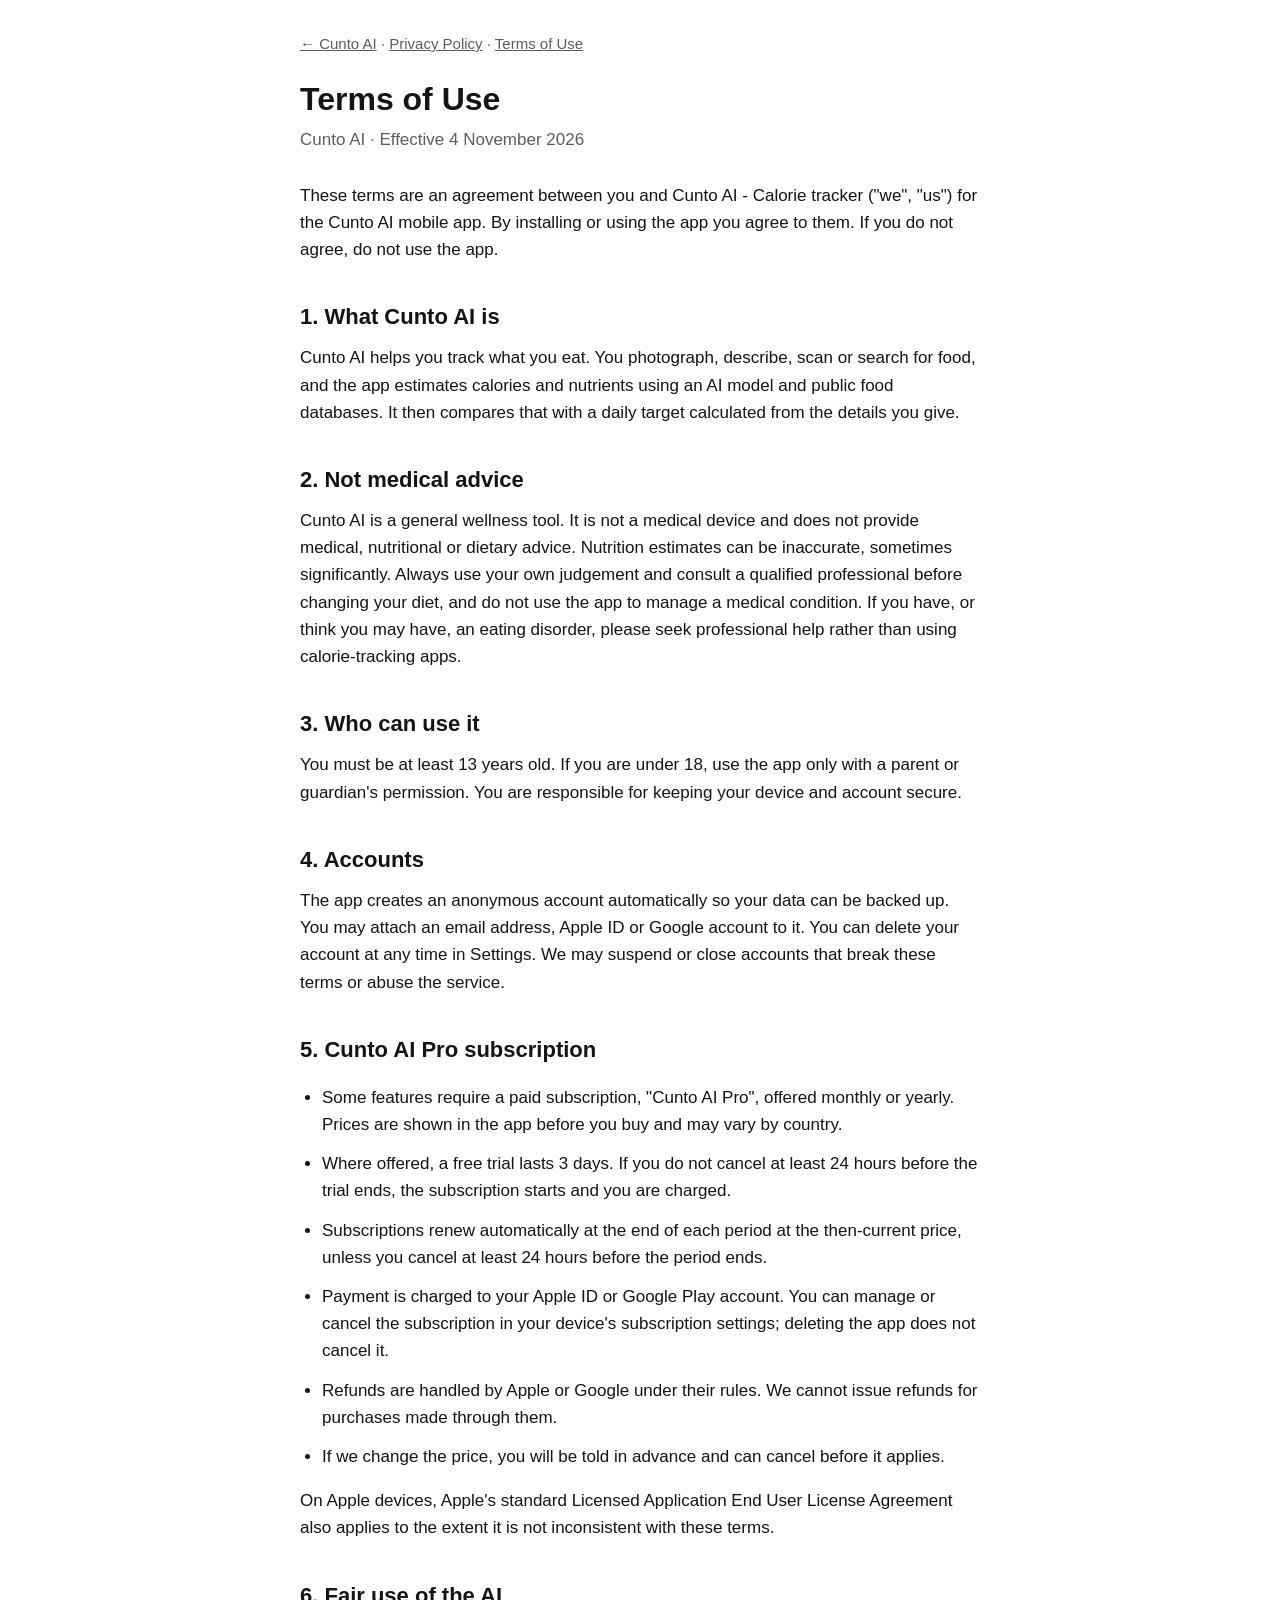
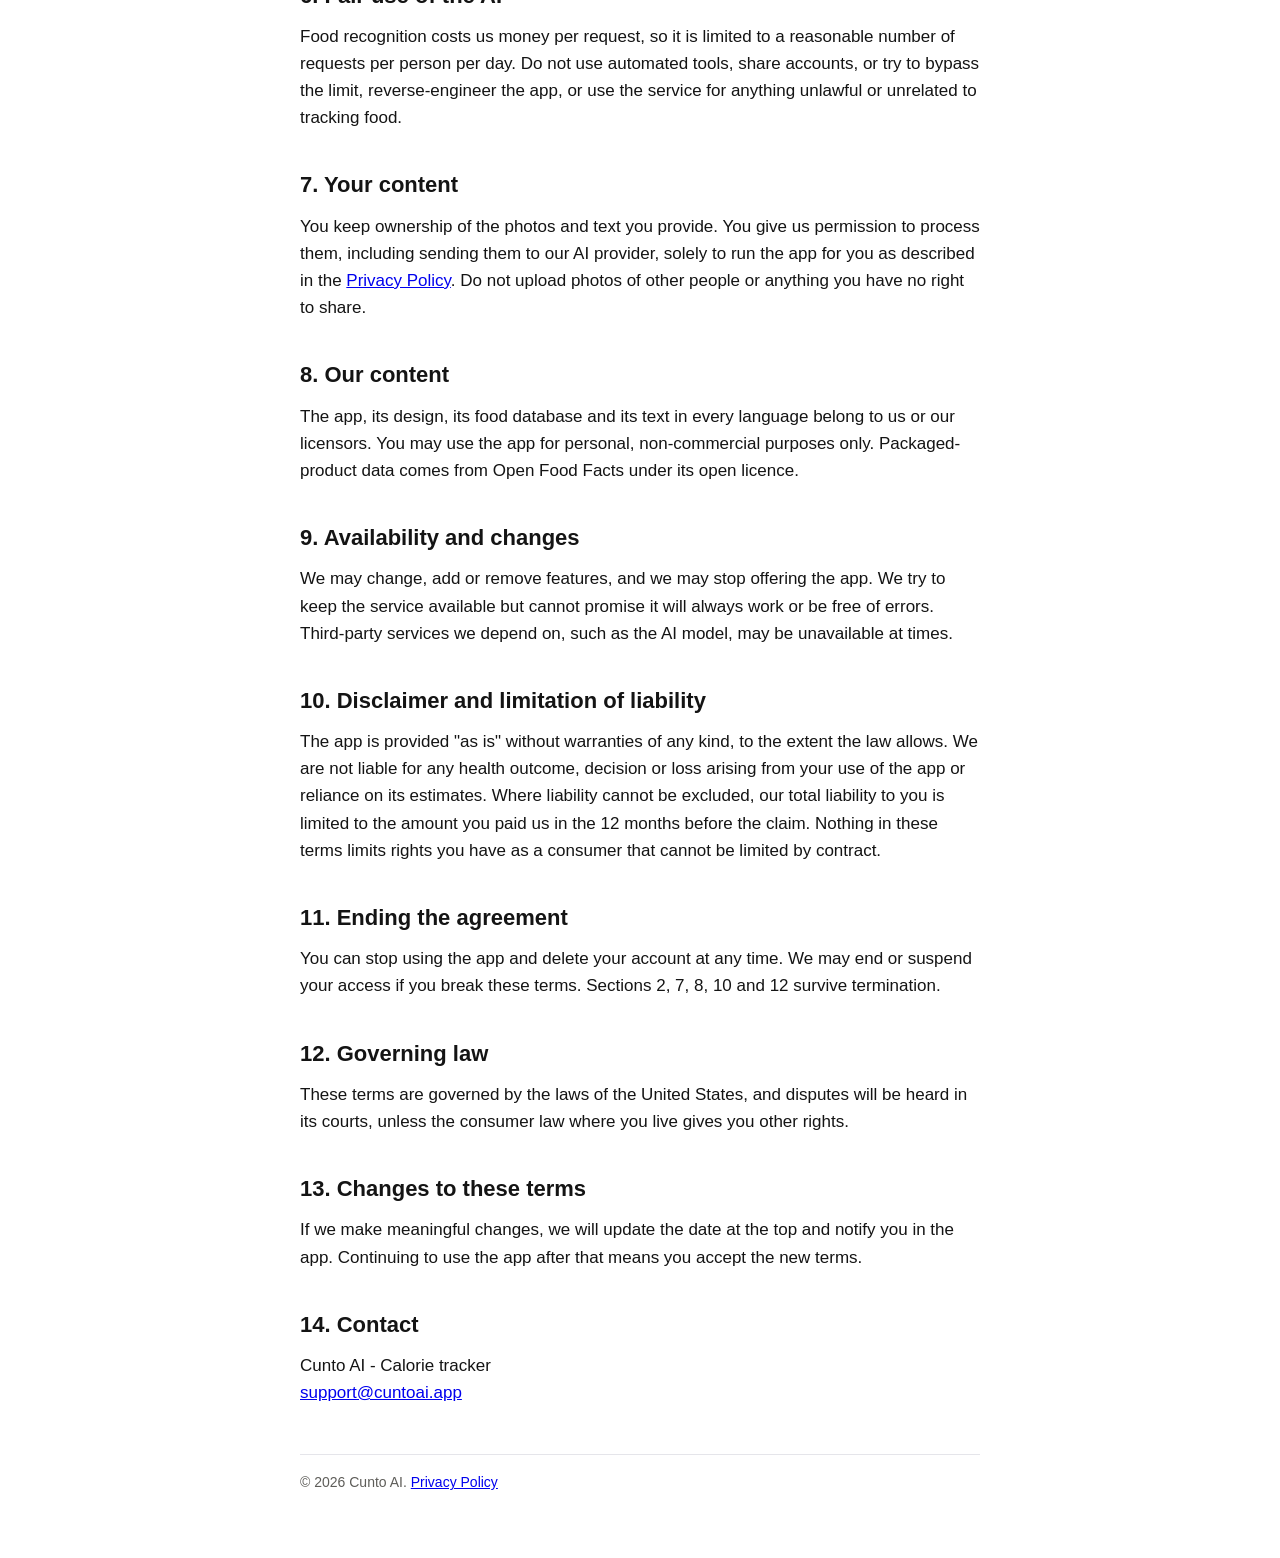
<file: terms.html>
<!doctype html>
<html lang="en">
<head>
<meta charset="utf-8">
<meta name="viewport" content="width=device-width, initial-scale=1">
<title>Cunto AI – Terms of Use</title>
<link rel="icon" href="favicon.svg" type="image/svg+xml"><link rel="stylesheet" href="style.css">
</head>
<body>
<main>
<nav><a href="/">← Cunto AI</a> · <a href="privacy.html">Privacy Policy</a> · <a href="terms.html">Terms of Use</a></nav>
<h1>Terms of Use</h1>
<p class="meta">Cunto AI · Effective 4 November 2026</p>

<p>These terms are an agreement between you and Cunto AI - Calorie tracker ("we", "us") for the Cunto AI mobile app. By installing or using the app you agree to them. If you do not agree, do not use the app.</p>

<h2>1. What Cunto AI is</h2>
<p>Cunto AI helps you track what you eat. You photograph, describe, scan or search for food, and the app estimates calories and nutrients using an AI model and public food databases. It then compares that with a daily target calculated from the details you give.</p>

<h2>2. Not medical advice</h2>
<p>Cunto AI is a general wellness tool. It is not a medical device and does not provide medical, nutritional or dietary advice. Nutrition estimates can be inaccurate, sometimes significantly. Always use your own judgement and consult a qualified professional before changing your diet, and do not use the app to manage a medical condition. If you have, or think you may have, an eating disorder, please seek professional help rather than using calorie-tracking apps.</p>

<h2>3. Who can use it</h2>
<p>You must be at least 13 years old. If you are under 18, use the app only with a parent or guardian's permission. You are responsible for keeping your device and account secure.</p>

<h2>4. Accounts</h2>
<p>The app creates an anonymous account automatically so your data can be backed up. You may attach an email address, Apple ID or Google account to it. You can delete your account at any time in Settings. We may suspend or close accounts that break these terms or abuse the service.</p>

<h2>5. Cunto AI Pro subscription</h2>
<ul>
<li>Some features require a paid subscription, "Cunto AI Pro", offered monthly or yearly. Prices are shown in the app before you buy and may vary by country.</li>
<li>Where offered, a free trial lasts 3 days. If you do not cancel at least 24 hours before the trial ends, the subscription starts and you are charged.</li>
<li>Subscriptions renew automatically at the end of each period at the then-current price, unless you cancel at least 24 hours before the period ends.</li>
<li>Payment is charged to your Apple ID or Google Play account. You can manage or cancel the subscription in your device's subscription settings; deleting the app does not cancel it.</li>
<li>Refunds are handled by Apple or Google under their rules. We cannot issue refunds for purchases made through them.</li>
<li>If we change the price, you will be told in advance and can cancel before it applies.</li>
</ul>
<p>On Apple devices, Apple's standard Licensed Application End User License Agreement also applies to the extent it is not inconsistent with these terms.</p>

<h2>6. Fair use of the AI</h2>
<p>Food recognition costs us money per request, so it is limited to a reasonable number of requests per person per day. Do not use automated tools, share accounts, or try to bypass the limit, reverse-engineer the app, or use the service for anything unlawful or unrelated to tracking food.</p>

<h2>7. Your content</h2>
<p>You keep ownership of the photos and text you provide. You give us permission to process them, including sending them to our AI provider, solely to run the app for you as described in the <a href="privacy.html">Privacy Policy</a>. Do not upload photos of other people or anything you have no right to share.</p>

<h2>8. Our content</h2>
<p>The app, its design, its food database and its text in every language belong to us or our licensors. You may use the app for personal, non-commercial purposes only. Packaged-product data comes from Open Food Facts under its open licence.</p>

<h2>9. Availability and changes</h2>
<p>We may change, add or remove features, and we may stop offering the app. We try to keep the service available but cannot promise it will always work or be free of errors. Third-party services we depend on, such as the AI model, may be unavailable at times.</p>

<h2>10. Disclaimer and limitation of liability</h2>
<p>The app is provided "as is" without warranties of any kind, to the extent the law allows. We are not liable for any health outcome, decision or loss arising from your use of the app or reliance on its estimates. Where liability cannot be excluded, our total liability to you is limited to the amount you paid us in the 12 months before the claim. Nothing in these terms limits rights you have as a consumer that cannot be limited by contract.</p>

<h2>11. Ending the agreement</h2>
<p>You can stop using the app and delete your account at any time. We may end or suspend your access if you break these terms. Sections 2, 7, 8, 10 and 12 survive termination.</p>

<h2>12. Governing law</h2>
<p>These terms are governed by the laws of the United States, and disputes will be heard in its courts, unless the consumer law where you live gives you other rights.</p>

<h2>13. Changes to these terms</h2>
<p>If we make meaningful changes, we will update the date at the top and notify you in the app. Continuing to use the app after that means you accept the new terms.</p>

<h2>14. Contact</h2>
<p>Cunto AI - Calorie tracker<br><a href="mailto:support@cuntoai.app">support@cuntoai.app</a></p>

<footer>© 2026 Cunto AI. <a href="privacy.html">Privacy Policy</a></footer>
</main>
</body>
</html>
</file>
<file: site.css>
:root { --bg: #F4F4F6; --card: #FFFFFF; --text: #141414; --muted: #6B6B70; --line: #E5E5EA; --track: #EEEEF1; --primary: #141414; --on-primary: #FFFFFF; --protein: #D64545; --carbs: #E08A2E; --fat: #3B7DD8; --success: #1F9D55; }
@media (prefers-color-scheme: dark) { :root { --bg: #0E0E10; --card: #1B1B1F; --text: #F5F5F7; --muted: #A0A0A8; --line: #2B2B31; --track: #2A2A2F; --primary: #F5F5F7; --on-primary: #141414; } }
* { box-sizing: border-box; }
html { scroll-behavior: smooth; }
body { margin: 0; background: var(--bg); color: var(--text); font-family: "Manrope", -apple-system, BlinkMacSystemFont, "Segoe UI", Roboto, Helvetica, Arial, sans-serif; line-height: 1.5; -webkit-font-smoothing: antialiased; }
a { color: inherit; }
.wrap { max-width: 1040px; margin: 0 auto; padding: 0 20px; }
header { position: sticky; top: 0; z-index: 10; background: color-mix(in srgb, var(--bg) 85%, transparent); backdrop-filter: blur(14px); -webkit-backdrop-filter: blur(14px); border-bottom: 1px solid var(--line); }
.nav { display: flex; align-items: center; justify-content: space-between; height: 64px; gap: 12px; }
.brand { display: flex; align-items: center; gap: 10px; font-weight: 800; font-size: 20px; text-decoration: none; }
.brand img { width: 32px; height: 32px; border-radius: 9px; }
.navlinks { display: flex; gap: 22px; font-size: 15px; font-weight: 600; }
.navlinks a { text-decoration: none; color: var(--muted); }
.navlinks a:hover { color: var(--text); }
select.lang { appearance: none; -webkit-appearance: none; border: 1px solid var(--line); background: var(--card); color: var(--text); border-radius: 999px; padding: 8px 32px 8px 14px; font: inherit; font-size: 14px; font-weight: 700; cursor: pointer; background-image: url("data:image/svg+xml,%3Csvg xmlns='http://www.w3.org/2000/svg' width='12' height='12' viewBox='0 0 24 24' fill='none' stroke='%236B6B70' stroke-width='2.5' stroke-linecap='round' stroke-linejoin='round'%3E%3Cpath d='M6 9l6 6 6-6'/%3E%3C/svg%3E"); background-repeat: no-repeat; background-position: right 12px center; }
.hero { display: grid; grid-template-columns: 1.1fr 0.9fr; gap: 40px; align-items: center; padding: 64px 0 56px; }
.hero h1 { font-size: clamp(36px, 5vw, 58px); line-height: 1.05; letter-spacing: -0.02em; margin: 0 0 18px; font-weight: 800; }
.hero p.lead { font-size: 19px; color: var(--muted); margin: 0 0 28px; max-width: 520px; }
.cta { display: flex; flex-wrap: wrap; gap: 12px; align-items: center; }
.btn { display: inline-flex; align-items: center; gap: 10px; height: 54px; padding: 0 24px; border-radius: 999px; background: var(--primary); color: var(--on-primary); font-weight: 700; font-size: 16px; text-decoration: none; border: 0; }
.btn.secondary { background: var(--card); color: var(--text); border: 1.5px solid var(--line); }
.soon { font-size: 13px; color: var(--muted); font-weight: 600; }
.ways { display: flex; gap: 8px; flex-wrap: wrap; margin-top: 22px; }
.way { display: inline-flex; align-items: center; gap: 7px; background: var(--card); border: 1px solid var(--line); border-radius: 999px; padding: 8px 14px; font-size: 13px; font-weight: 600; }
.way svg { width: 16px; height: 16px; }
/* Phone mock */
.phone { position: relative; width: 300px; margin: 0 auto; background: #141414; border-radius: 44px; padding: 14px; box-shadow: 0 30px 60px rgba(0,0,0,0.25); }
.phone::before { content: ""; position: absolute; top: 14px; left: 50%; transform: translateX(-50%); width: 110px; height: 30px; background: #141414; border-radius: 0 0 18px 18px; z-index: 2; }
.screen { background: #F4F4F6; border-radius: 32px; padding: 52px 14px 18px; min-height: 560px; color: #141414; }
.s-top { display: flex; justify-content: space-between; align-items: center; font-weight: 800; font-size: 15px; margin-bottom: 14px; }
.s-top .streak { background: #fff; border-radius: 999px; padding: 4px 10px; font-size: 12px; font-weight: 700; }
.s-card { background: #fff; border-radius: 20px; padding: 16px; display: flex; justify-content: space-between; align-items: center; box-shadow: 0 8px 24px rgba(0,0,0,0.06); }
.s-num { font-size: 36px; font-weight: 800; line-height: 1; }
.s-lab { font-size: 12px; color: #6B6B70; font-weight: 700; margin-top: 4px; }
.ring { width: 76px; height: 76px; border-radius: 50%; background: conic-gradient(#141414 0 62%, #EEEEF1 62% 100%); display: grid; place-items: center; }
.ring i { width: 56px; height: 56px; border-radius: 50%; background: #fff; display: grid; place-items: center; font-style: normal; font-size: 20px; }
.s-macros { display: grid; grid-template-columns: repeat(3, 1fr); gap: 8px; margin-top: 10px; }
.s-macro { background: #fff; border-radius: 16px; padding: 12px 10px; font-size: 11px; color: #6B6B70; font-weight: 700; }
.s-macro b { display: block; color: #141414; font-size: 16px; }
.s-macro .bar { height: 5px; border-radius: 3px; background: #EEEEF1; margin-top: 8px; overflow: hidden; }
.s-macro .bar span { display: block; height: 100%; border-radius: 3px; }
.s-meal { background: #fff; border-radius: 16px; padding: 10px; margin-top: 12px; display: flex; gap: 10px; align-items: center; }
.s-meal .pic { width: 54px; height: 54px; border-radius: 12px; background: linear-gradient(135deg, #E08A2E, #D64545); display: grid; place-items: center; font-size: 26px; }
.s-meal b { display: block; font-size: 14px; }
.s-meal small { color: #6B6B70; font-size: 12px; font-weight: 600; }
.s-tab { margin-top: 16px; display: flex; align-items: center; gap: 8px; }
.s-tab .pill { flex: 1; height: 44px; border-radius: 999px; background: #fff; display: flex; justify-content: space-around; align-items: center; font-size: 10px; font-weight: 700; color: #6B6B70; }
.s-tab .pill span:first-child { color: #141414; }
.s-tab .fab { width: 44px; height: 44px; border-radius: 50%; background: #141414; color: #fff; display: grid; place-items: center; font-size: 24px; font-weight: 300; }
section { padding: 56px 0; }
section h2 { font-size: clamp(26px, 3.4vw, 36px); letter-spacing: -0.02em; margin: 0 0 10px; font-weight: 800; }
section p.sub { color: var(--muted); font-size: 17px; margin: 0 0 30px; max-width: 620px; }
.grid { display: grid; grid-template-columns: repeat(3, 1fr); gap: 16px; }
.card { background: var(--card); border-radius: 22px; padding: 22px; border: 1px solid var(--line); }
.card .ic { width: 46px; height: 46px; border-radius: 14px; background: var(--bg); display: grid; place-items: center; margin-bottom: 14px; }
.card .ic svg { width: 22px; height: 22px; }
.card h3 { margin: 0 0 6px; font-size: 17px; }
.card p { margin: 0; color: var(--muted); font-size: 15px; }
.steps { counter-reset: s; }
.steps .card { position: relative; padding-top: 26px; }
.steps .card::before { counter-increment: s; content: counter(s); position: absolute; top: -14px; left: 22px; width: 30px; height: 30px; border-radius: 50%; background: var(--primary); color: var(--on-primary); font-weight: 800; font-size: 14px; display: grid; place-items: center; }
.langs { display: flex; flex-wrap: wrap; gap: 10px; }
.langs span { background: var(--card); border: 1px solid var(--line); border-radius: 999px; padding: 10px 16px; font-weight: 700; font-size: 15px; }
.band { background: var(--primary); color: var(--on-primary); border-radius: 28px; padding: 44px 32px; display: flex; flex-wrap: wrap; align-items: center; justify-content: space-between; gap: 20px; }
.band h2 { color: inherit; margin: 0 0 6px; }
.band p { margin: 0; opacity: 0.75; }
.band .btn { background: var(--on-primary); color: var(--primary); }
footer { border-top: 1px solid var(--line); padding: 28px 0 44px; color: var(--muted); font-size: 14px; }
footer .wrap { display: flex; flex-wrap: wrap; justify-content: space-between; gap: 12px; }
footer a { text-decoration: none; color: inherit; }
footer a:hover { color: var(--text); }
@media (max-width: 820px) { .hero { grid-template-columns: 1fr; padding: 40px 0 36px; } .phone { width: 280px; } .grid { grid-template-columns: 1fr; } .navlinks { display: none; } }
</file>
<file: style.css>
:root { --text: #141414; --muted: #5E5D59; --bg: #FFFFFF; --line: #E5E5EA; --mark: #FFF2B3; }
* { box-sizing: border-box; }
body { margin: 0; background: var(--bg); color: var(--text); font: 17px/1.6 -apple-system, BlinkMacSystemFont, "Segoe UI", Roboto, Helvetica, Arial, sans-serif; }
main { max-width: 720px; margin: 0 auto; padding: 32px 20px 64px; }
h1 { font-size: 32px; line-height: 1.2; margin: 0 0 8px; }
h2 { font-size: 22px; margin: 36px 0 10px; }
p, li { margin: 0 0 12px; }
ul { padding-left: 22px; }
.meta { color: var(--muted); margin-bottom: 28px; }
.fill { background: var(--mark); padding: 0 4px; border-radius: 4px; }
nav { font-size: 15px; color: var(--muted); margin-bottom: 24px; }
nav a { color: inherit; }
table { border-collapse: collapse; width: 100%; font-size: 15px; margin: 8px 0 16px; }
th, td { text-align: left; padding: 8px 10px; border-bottom: 1px solid var(--line); vertical-align: top; }
footer { margin-top: 48px; padding-top: 16px; border-top: 1px solid var(--line); color: var(--muted); font-size: 14px; }
</file>
